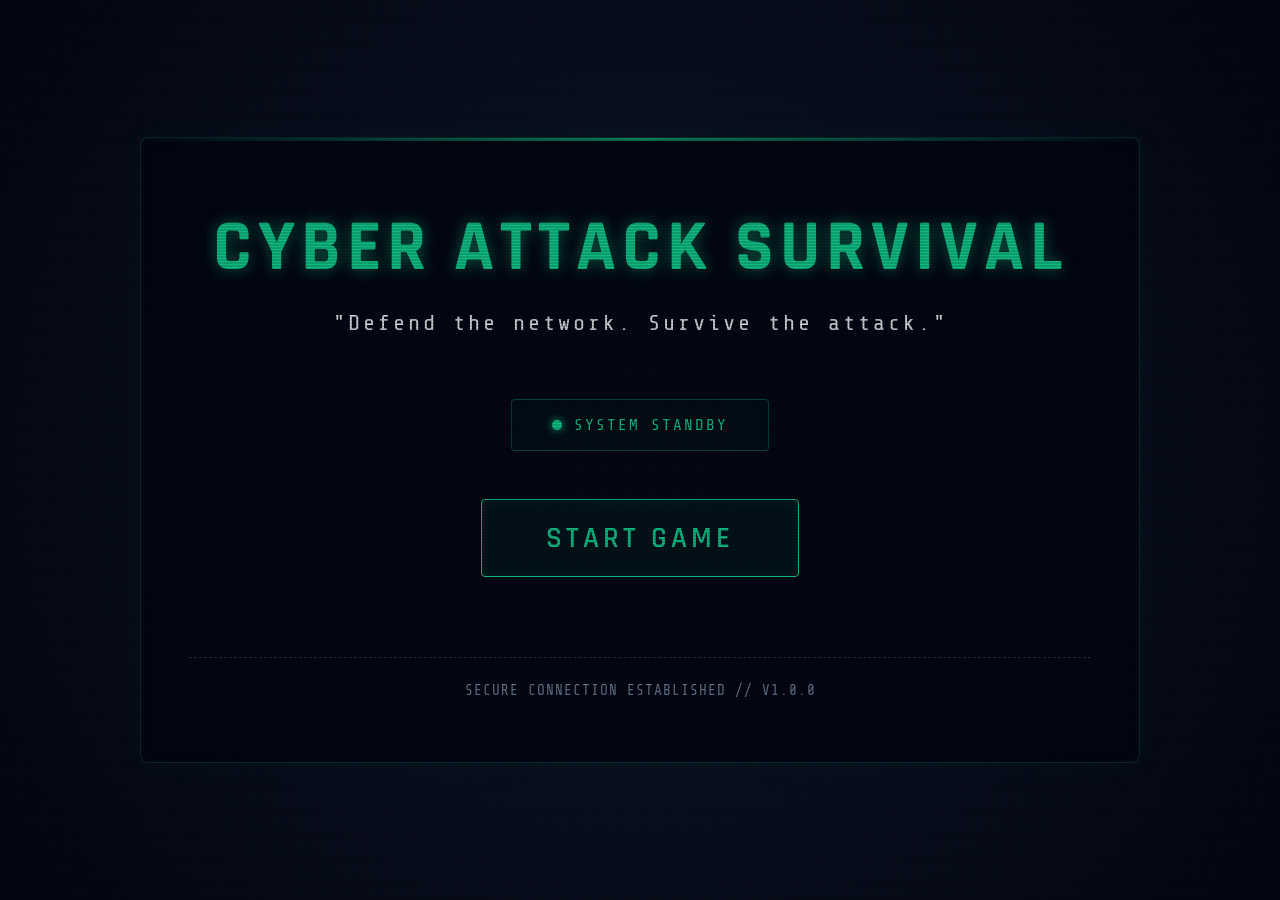
<file: index.html>
<!DOCTYPE html>
<html lang="en">
<head>
    <meta charset="UTF-8">
    <meta name="viewport" content="width=device-width, initial-scale=1.0">
    <meta name="description" content="A cybersecurity survival game where players defend a virtual company against cyber attacks and security incidents.">
    <title>Cyber Attack Survival</title>
    <!-- Fonts -->
    <link rel="preconnect" href="https://fonts.googleapis.com">
    <link rel="preconnect" href="https://fonts.gstatic.com" crossorigin>
    <link href="https://fonts.googleapis.com/css2?family=Rajdhani:wght@500;600;700&family=Share+Tech+Mono&display=swap" rel="stylesheet">
    <!-- CSS -->
    <link rel="stylesheet" href="css/style.css">
</head>
<body>
    <div id="landing-screen" class="terminal-container">
        <header class="header">
            <h1 class="glitch-text" data-text="CYBER ATTACK SURVIVAL">CYBER ATTACK SURVIVAL</h1>
            <p class="subtitle">"Defend the network. Survive the attack."</p>
        </header>
        
        <main class="main-content">
            <div class="status-panel">
                <div class="status-indicator">
                    <span class="dot blink"></span> SYSTEM STANDBY
                </div>
            </div>
            
            <button id="start-game-btn" class="cyber-button">START GAME</button>
        </main>
        
        <footer class="footer">
            <p>SECURE CONNECTION ESTABLISHED // V1.0.0</p>
        </footer>
    </div>

    <!-- PART 1 — MODE SELECTION SCREEN -->
    <div id="mode-selection-screen" class="terminal-container" style="display: none;">
        <header class="header">
            <h1 class="glitch-text" data-text="SELECT GAME MODE">SELECT GAME MODE</h1>
            <p class="subtitle">"Choose your difficulty level"</p>
        </header>

        <main class="main-content" style="max-width: 1200px; margin: 2rem auto;">
            <div style="display: grid; grid-template-columns: repeat(auto-fit, minmax(300px, 1fr)); gap: 2rem; padding: 2rem;">

                <!-- TRAINING MODE -->
                <div class="mode-card" style="background: rgba(16, 185, 129, 0.1); border: 2px solid #10b981; padding: 2rem; border-radius: 8px;">
                    <div style="font-size: 3rem; text-align: center; margin-bottom: 1rem;">🟢</div>
                    <h2 style="color: #10b981; text-align: center; font-size: 1.5rem; margin-bottom: 1rem;">TRAINING MODE</h2>
                    <p style="text-align: center; margin-bottom: 1rem; color: var(--text-main);">Learn the basics of cyber defense with reduced penalties.</p>
                    <p style="text-align: center; margin-bottom: 1.5rem; color: #10b981; font-weight: bold;">DIFFICULTY: EASY</p>
                    <div class="mode-info" style="text-align: left; margin-bottom: 1.5rem; font-size: 0.9rem; color: var(--text-muted);">
                        <p>• Starting Budget: ₹60,000</p>
                        <p>• Starting Security: 50%</p>
                        <p>• Damage: 75%</p>
                    </div>
                    <button class="cyber-button mode-btn-training" data-mode="training" style="width: 100%;">SELECT MODE</button>
                </div>

                <!-- SURVIVAL MODE -->
                <div class="mode-card" style="background: rgba(251, 191, 36, 0.1); border: 2px solid #f59e0b; padding: 2rem; border-radius: 8px;">
                    <div style="font-size: 3rem; text-align: center; margin-bottom: 1rem;">🟡</div>
                    <h2 style="color: #f59e0b; text-align: center; font-size: 1.5rem; margin-bottom: 1rem;">SURVIVAL MODE</h2>
                    <p style="text-align: center; margin-bottom: 1rem; color: var(--text-main);">Defend your company against realistic cyber attacks.</p>
                    <p style="text-align: center; margin-bottom: 1.5rem; color: #f59e0b; font-weight: bold;">DIFFICULTY: NORMAL</p>
                    <div class="mode-info" style="text-align: left; margin-bottom: 1.5rem; font-size: 0.9rem; color: var(--text-muted);">
                        <p>• Starting Budget: ₹50,000</p>
                        <p>• Starting Security: 40%</p>
                        <p>• Damage: 100%</p>
                    </div>
                    <button class="cyber-button mode-btn-survival" data-mode="survival" style="width: 100%;">SELECT MODE</button>
                </div>

                <!-- HARDCORE MODE -->
                <div class="mode-card" style="background: rgba(239, 68, 68, 0.1); border: 2px solid #ef4444; padding: 2rem; border-radius: 8px;">
                    <div style="font-size: 3rem; text-align: center; margin-bottom: 1rem;">🔴</div>
                    <h2 style="color: #ef4444; text-align: center; font-size: 1.5rem; margin-bottom: 1rem;">HARDCORE MODE</h2>
                    <p style="text-align: center; margin-bottom: 1rem; color: var(--text-main);">Extreme difficulty. Every mistake can destroy your network.</p>
                    <p style="text-align: center; margin-bottom: 1.5rem; color: #ef4444; font-weight: bold;">DIFFICULTY: HARD</p>
                    <div class="mode-info" style="text-align: left; margin-bottom: 1.5rem; font-size: 0.9rem; color: var(--text-muted);">
                        <p>• Starting Budget: ₹40,000</p>
                        <p>• Starting Security: 30%</p>
                        <p>• Damage: 125%</p>
                    </div>
                    <button class="cyber-button mode-btn-hardcore" data-mode="hardcore" style="width: 100%;">SELECT MODE</button>
                </div>

            </div>
        </main>

        <footer class="footer">
            <p>SELECT YOUR PREFERRED DIFFICULTY // V1.0.0</p>
        </footer>
    </div>

    <div id="dashboard-screen" class="dashboard-container" style="display: none;">
        <header class="dashboard-header">
            <div>
                <h2>CYBER DEFENSE CENTER</h2>
                <span id="mode-indicator" style="margin-right: 1rem; font-size: 0.95rem;">MODE: 🟡 SURVIVAL</span>
            </div>
            <div class="game-status" style="display: flex; align-items: center; gap: 1rem;">
                <div>STATUS: <span id="network-status" class="status-secure">NETWORK SECURE</span></div>
                <button id="sound-toggle-btn" class="cyber-button small-btn sound-toggle-btn" style="padding: 0.4rem 0.8rem; font-size: 0.85rem; margin-top: 0;">🔊 SOUND: ON</button>
            </div>
        </header>

        <section class="status-cards-grid">
            <div class="status-card">
                <div class="card-icon">🛡️</div>
                <div class="card-info" style="width: 100%;">
                    <span class="card-label">Security Health</span>
                    <span class="card-value" id="val-health">100 / 100</span>
                    <div class="progress-bar-container"><div id="bar-health" class="progress-bar-fill fill-health" style="width: 100%;"></div></div>
                </div>
            </div>
            <div class="status-card">
                <div class="card-icon">💰</div>
                <div class="card-info">
                    <span class="card-label">Security Budget</span>
                    <span class="card-value" id="val-budget">₹50,000</span>
                </div>
            </div>
            <div class="status-card">
                <div class="card-icon">👥</div>
                <div class="card-info">
                    <span class="card-label">Users</span>
                    <span class="card-value" id="val-users">12</span>
                </div>
            </div>
            <div class="status-card">
                <div class="card-icon">🖥️</div>
                <div class="card-info">
                    <span class="card-label">Devices</span>
                    <span class="card-value" id="val-devices">8</span>
                </div>
            </div>
            <div class="status-card">
                <div class="card-icon">🔐</div>
                <div class="card-info" style="width: 100%;">
                    <span class="card-label">Security Level</span>
                    <span class="card-value" id="val-security">40%</span>
                    <div class="progress-bar-container"><div id="bar-security" class="progress-bar-fill fill-security" style="width: 40%;"></div></div>
                </div>
            </div>
            <div class="status-card">
                <div class="card-icon">👨‍💻</div>
                <div class="card-info">
                    <span class="card-label">Security Staff</span>
                    <span class="card-value" id="val-staff">2</span>
                </div>
            </div>
        </section>

        <div class="dashboard-bottom">
            <div class="dashboard-sidebar">
                <section class="threats-section">
                    <h3>ACTIVE THREATS</h3>
                    <ul class="threat-list">
                        <li><span>Phishing</span> <span class="threat-none">NONE</span></li>
                        <li><span>Malware</span> <span class="threat-none">NONE</span></li>
                        <li><span>USB</span> <span class="threat-none">NONE</span></li>
                        <li><span>Ransomware</span> <span class="threat-none">NONE</span></li>
                    </ul>
                </section>

                <section class="threats-section">
                    <h3>SECURITY UPGRADES</h3>
                    <div class="upgrade-buttons">
                        <button id="upgrade-firewall" class="upgrade-btn" data-cost="15000">
                            <span>UPGRADE FIREWALL</span>
                            <span class="upgrade-cost">₹15,000</span>
                        </button>
                        <button id="upgrade-antivirus" class="upgrade-btn" data-cost="10000">
                            <span>INSTALL ANTIVIRUS</span>
                            <span class="upgrade-cost">₹10,000</span>
                        </button>
                        <button id="upgrade-training" class="upgrade-btn" data-cost="8000">
                            <span>EMPLOYEE TRAINING</span>
                            <span class="upgrade-cost">₹8,000</span>
                        </button>
                        <button id="upgrade-backup" class="upgrade-btn" data-cost="12000">
                            <span>BACKUP SYSTEM</span>
                            <span class="upgrade-cost">₹12,000</span>
                        </button>
                    </div>
                </section>

                <section class="log-section">
                    <h3>SECURITY LOG</h3>
                    <div id="security-log" class="security-log">
                        <!-- Logs will be injected here -->
                    </div>
                </section>

                <section class="threats-section">
                    <h3>👥 EMPLOYEE SECURITY</h3>
                    <div id="employee-list" class="employee-list">
                        <!-- Employee cards will be injected here -->
                    </div>
                </section>

                <section class="threats-section">
                    <h3>🎲 RANDOM SECURITY EVENTS</h3>
                    <button id="generate-event-btn" class="upgrade-btn" style="margin-bottom: 1rem;">
                        <span>GENERATE RANDOM EVENT</span>
                    </button>
                    <div id="current-event-display" class="current-event-display">
                        <p style="color: var(--text-muted); font-size: 0.9rem;">No event generated yet.</p>
                    </div>
                    <h4 style="font-size: 1rem; color: var(--primary-color); margin-top: 1rem; margin-bottom: 0.5rem; border-bottom: 1px dashed rgba(16, 185, 129, 0.2); padding-bottom: 0.5rem;">EVENT HISTORY</h4>
                    <div id="event-history" class="event-history">
                        <p style="color: var(--text-muted); font-size: 0.85rem;">No events yet.</p>
                    </div>
                </section>
            </div>

            <div class="dashboard-main">
        <div id="save-indicator" style="position: absolute; bottom: 1rem; right: 1rem; opacity: 0; transition: opacity 0.3s; color: #10b981; font-size: 0.8rem; z-index: 100;">💾 GAME SAVED</div>
                <section class="incident-section">
                    <h3>SYSTEM MONITOR</h3>
                    <div id="incident-display" class="incident-monitor">
                        <p>No active incident.</p>
                        <p>Waiting for incoming security events...</p>
                    </div>
                    <div id="incident-actions" class="incident-actions">
                        <!-- Action buttons will be injected here -->
                    </div>
                    <div id="initial-incident-btns" style="display: flex; gap: 1rem; margin-top: 1rem;">
                        <button id="simulate-incident-btn" class="cyber-button small-btn simulate-btn" style="margin-top: 0; flex: 1;">SIMULATE INCIDENT</button>
                    </div>
                </section>
            </div>
        </div>
    </div>

    <!-- JS -->
    <script src="js/app.js"></script>
    <script src="js/step17-final.js"></script>
    <script src="js/step19-save.js"></script>
</body>
</html>
</file>
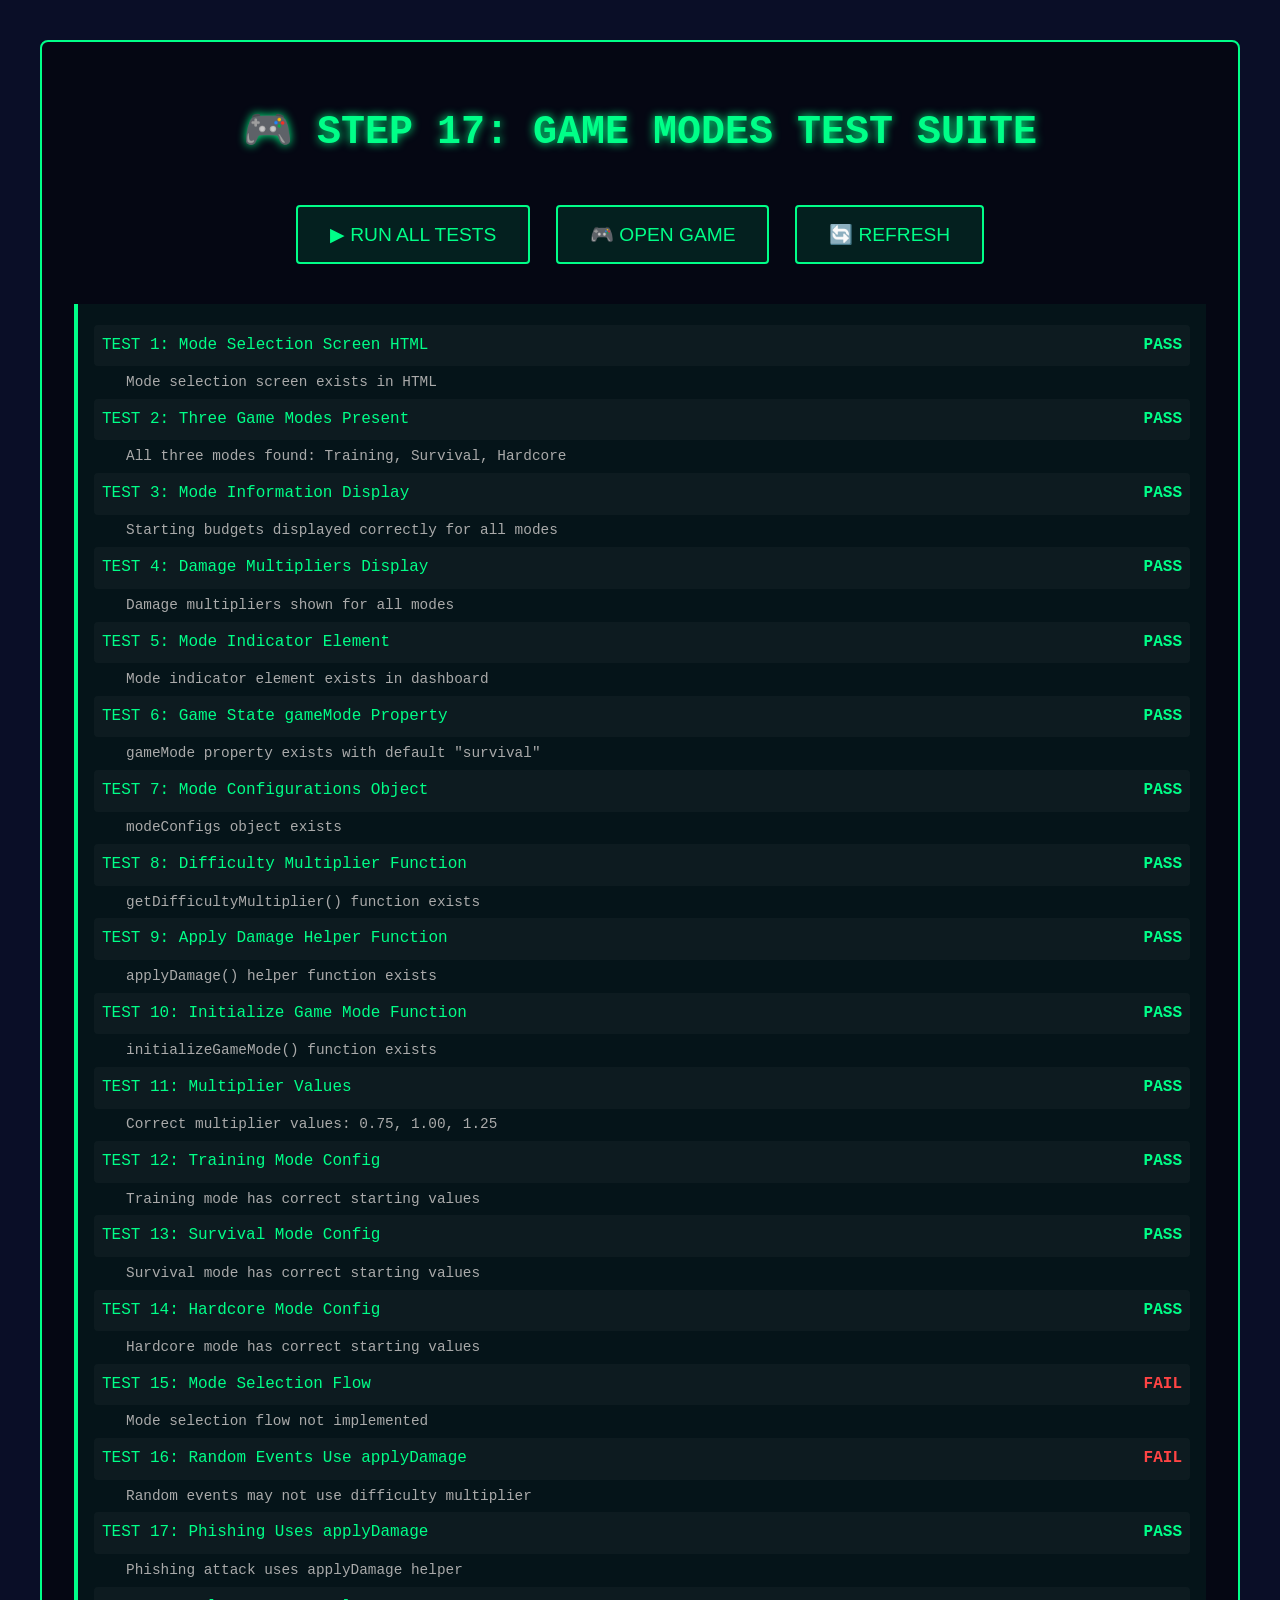
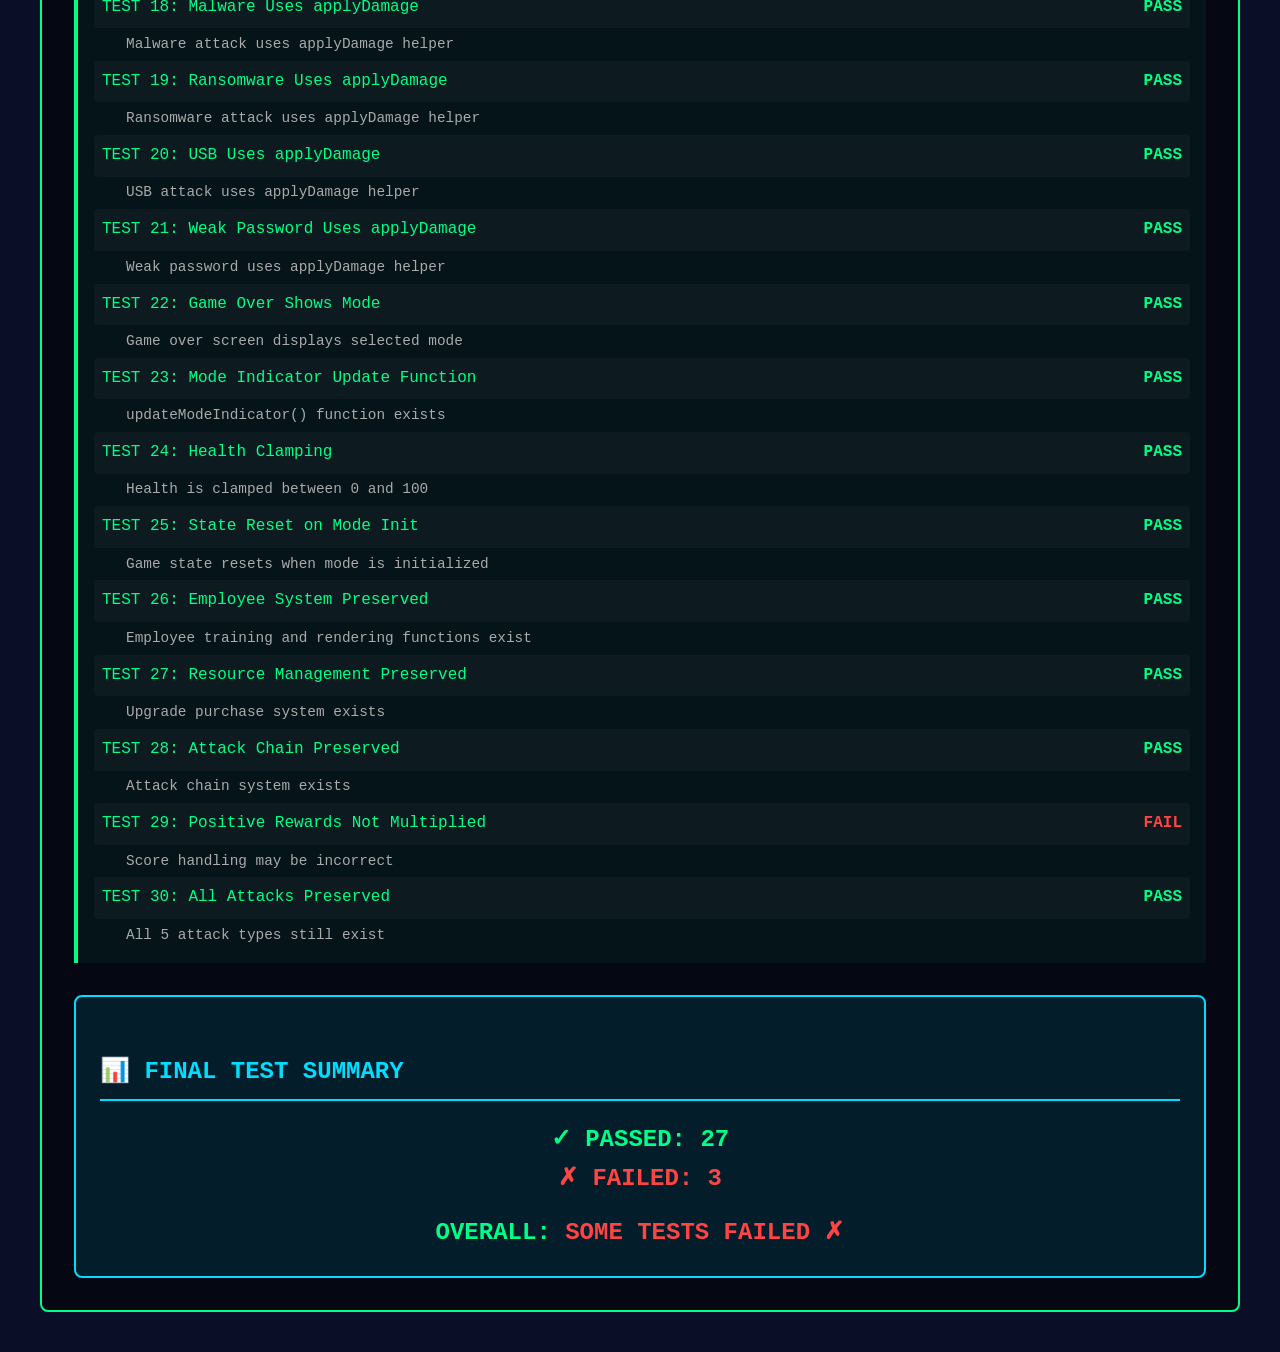
<file: test-step-17.html>
<!DOCTYPE html>
<html lang="en">
<head>
    <meta charset="UTF-8">
    <meta name="viewport" content="width=device-width, initial-scale=1.0">
    <title>STEP 17 Test Results - Game Modes</title>
    <style>
        body {
            font-family: 'Courier New', monospace;
            background: #0a0e27;
            color: #00ff88;
            padding: 2rem;
            line-height: 1.6;
        }
        .container {
            max-width: 1200px;
            margin: 0 auto;
            background: rgba(0, 0, 0, 0.5);
            padding: 2rem;
            border: 2px solid #00ff88;
            border-radius: 8px;
        }
        h1 {
            color: #00ff88;
            text-align: center;
            font-size: 2.5rem;
            text-shadow: 0 0 10px #00ff88;
            margin-bottom: 2rem;
        }
        h2 {
            color: #00ddff;
            border-bottom: 2px solid #00ddff;
            padding-bottom: 0.5rem;
            margin-top: 2rem;
        }
        .test-section {
            background: rgba(0, 255, 136, 0.05);
            border-left: 4px solid #00ff88;
            padding: 1rem;
            margin: 1rem 0;
        }
        .pass {
            color: #00ff88;
            font-weight: bold;
        }
        .fail {
            color: #ff4444;
            font-weight: bold;
        }
        .info {
            color: #ffaa00;
        }
        .test-result {
            display: flex;
            justify-content: space-between;
            padding: 0.5rem;
            margin: 0.3rem 0;
            background: rgba(255, 255, 255, 0.03);
            border-radius: 4px;
        }
        button {
            background: rgba(0, 255, 136, 0.1);
            border: 2px solid #00ff88;
            color: #00ff88;
            padding: 1rem 2rem;
            font-size: 1.2rem;
            cursor: pointer;
            border-radius: 4px;
            margin: 0.5rem;
            transition: all 0.3s;
        }
        button:hover {
            background: rgba(0, 255, 136, 0.3);
            box-shadow: 0 0 15px #00ff88;
        }
        .summary {
            background: rgba(0, 221, 255, 0.1);
            border: 2px solid #00ddff;
            padding: 1.5rem;
            margin-top: 2rem;
            border-radius: 8px;
        }
        pre {
            background: #000;
            padding: 1rem;
            border-radius: 4px;
            overflow-x: auto;
        }
        .test-controls {
            text-align: center;
            margin: 2rem 0;
        }
    </style>
</head>
<body>
    <div class="container">
        <h1>🎮 STEP 17: GAME MODES TEST SUITE</h1>

        <div class="test-controls">
            <button onclick="runAllTests()">▶ RUN ALL TESTS</button>
            <button onclick="window.location.href='index.html'">🎮 OPEN GAME</button>
            <button onclick="location.reload()">🔄 REFRESH</button>
        </div>

        <div id="test-results"></div>

        <div class="summary" id="summary" style="display: none;">
            <h2>📊 FINAL TEST SUMMARY</h2>
            <div id="summary-content"></div>
        </div>
    </div>

    <script>
        const results = {
            passed: 0,
            failed: 0,
            tests: []
        };

        function log(testName, status, details = '') {
            results.tests.push({ testName, status, details });
            if (status === 'PASS') results.passed++;
            else results.failed++;
        }

        function displayResults() {
            const container = document.getElementById('test-results');
            let html = '';

            results.tests.forEach(test => {
                const statusClass = test.status === 'PASS' ? 'pass' : 'fail';
                html += `
                    <div class="test-result">
                        <span>${test.testName}</span>
                        <span class="${statusClass}">${test.status}</span>
                    </div>
                    ${test.details ? `<div style="margin-left: 2rem; color: #aaa; font-size: 0.9rem;">${test.details}</div>` : ''}
                `;
            });

            container.innerHTML = `<div class="test-section">${html}</div>`;

            // Show summary
            document.getElementById('summary').style.display = 'block';
            document.getElementById('summary-content').innerHTML = `
                <div style="font-size: 1.5rem; text-align: center;">
                    <div><span class="pass">✓ PASSED: ${results.passed}</span></div>
                    <div><span class="fail">✗ FAILED: ${results.failed}</span></div>
                    <div style="margin-top: 1rem;">
                        <strong>OVERALL: ${results.failed === 0 ? '<span class="pass">ALL TESTS PASSED ✓</span>' : '<span class="fail">SOME TESTS FAILED ✗</span>'}</strong>
                    </div>
                </div>
            `;
        }

        async function runAllTests() {
            results.passed = 0;
            results.failed = 0;
            results.tests = [];

            document.getElementById('test-results').innerHTML = '<div class="info">⏳ Running tests...</div>';

            // TEST 1: Check if mode selection HTML exists
            try {
                const response = await fetch('index.html');
                const html = await response.text();

                if (html.includes('mode-selection-screen')) {
                    log('TEST 1: Mode Selection Screen HTML', 'PASS', 'Mode selection screen exists in HTML');
                } else {
                    log('TEST 1: Mode Selection Screen HTML', 'FAIL', 'Mode selection screen not found');
                }

                if (html.includes('TRAINING MODE') && html.includes('SURVIVAL MODE') && html.includes('HARDCORE MODE')) {
                    log('TEST 2: Three Game Modes Present', 'PASS', 'All three modes found: Training, Survival, Hardcore');
                } else {
                    log('TEST 2: Three Game Modes Present', 'FAIL', 'Not all three modes found');
                }

                if (html.includes('Starting Budget: ₹60,000') && html.includes('Starting Budget: ₹50,000') && html.includes('Starting Budget: ₹40,000')) {
                    log('TEST 3: Mode Information Display', 'PASS', 'Starting budgets displayed correctly for all modes');
                } else {
                    log('TEST 3: Mode Information Display', 'FAIL', 'Mode information not displayed correctly');
                }

                if (html.includes('Damage: 75%') && html.includes('Damage: 100%') && html.includes('Damage: 125%')) {
                    log('TEST 4: Damage Multipliers Display', 'PASS', 'Damage multipliers shown for all modes');
                } else {
                    log('TEST 4: Damage Multipliers Display', 'FAIL', 'Damage multipliers not displayed');
                }

                if (html.includes('mode-indicator')) {
                    log('TEST 5: Mode Indicator Element', 'PASS', 'Mode indicator element exists in dashboard');
                } else {
                    log('TEST 5: Mode Indicator Element', 'FAIL', 'Mode indicator element not found');
                }
            } catch (error) {
                log('TEST 1-5: HTML Structure', 'FAIL', 'Error loading HTML: ' + error.message);
            }

            // TEST 6-10: Check JavaScript logic
            try {
                const response = await fetch('js/app.js');
                const js = await response.text();

                if (js.includes("gameMode: 'survival'")) {
                    log('TEST 6: Game State gameMode Property', 'PASS', 'gameMode property exists with default "survival"');
                } else {
                    log('TEST 6: Game State gameMode Property', 'FAIL', 'gameMode property not found or incorrect default');
                }

                if (js.includes('modeConfigs')) {
                    log('TEST 7: Mode Configurations Object', 'PASS', 'modeConfigs object exists');
                } else {
                    log('TEST 7: Mode Configurations Object', 'FAIL', 'modeConfigs object not found');
                }

                if (js.includes('getDifficultyMultiplier')) {
                    log('TEST 8: Difficulty Multiplier Function', 'PASS', 'getDifficultyMultiplier() function exists');
                } else {
                    log('TEST 8: Difficulty Multiplier Function', 'FAIL', 'getDifficultyMultiplier() function not found');
                }

                if (js.includes('applyDamage')) {
                    log('TEST 9: Apply Damage Helper Function', 'PASS', 'applyDamage() helper function exists');
                } else {
                    log('TEST 9: Apply Damage Helper Function', 'FAIL', 'applyDamage() helper function not found');
                }

                if (js.includes('initializeGameMode')) {
                    log('TEST 10: Initialize Game Mode Function', 'PASS', 'initializeGameMode() function exists');
                } else {
                    log('TEST 10: Initialize Game Mode Function', 'FAIL', 'initializeGameMode() function not found');
                }

                // Check multiplier values
                if (js.includes('return 0.75') && js.includes('return 1.00') && js.includes('return 1.25')) {
                    log('TEST 11: Multiplier Values', 'PASS', 'Correct multiplier values: 0.75, 1.00, 1.25');
                } else {
                    log('TEST 11: Multiplier Values', 'FAIL', 'Multiplier values incorrect or missing');
                }

                // Check training mode config
                if (js.includes('budget: 60000') && js.includes('securityLevel: 50')) {
                    log('TEST 12: Training Mode Config', 'PASS', 'Training mode has correct starting values');
                } else {
                    log('TEST 12: Training Mode Config', 'FAIL', 'Training mode config incorrect');
                }

                // Check survival mode config
                if (js.includes('budget: 50000') && js.includes('securityLevel: 40')) {
                    log('TEST 13: Survival Mode Config', 'PASS', 'Survival mode has correct starting values');
                } else {
                    log('TEST 13: Survival Mode Config', 'FAIL', 'Survival mode config incorrect');
                }

                // Check hardcore mode config
                if (js.includes('budget: 40000') && js.includes('securityLevel: 30')) {
                    log('TEST 14: Hardcore Mode Config', 'PASS', 'Hardcore mode has correct starting values');
                } else {
                    log('TEST 14: Hardcore Mode Config', 'FAIL', 'Hardcore mode config incorrect');
                }

                // Check mode selection flow
                if (js.includes("modeSelectionScreen.style.display = 'block'")) {
                    log('TEST 15: Mode Selection Flow', 'PASS', 'Mode selection screen shows after clicking START GAME');
                } else {
                    log('TEST 15: Mode Selection Flow', 'FAIL', 'Mode selection flow not implemented');
                }

                // Check damage application in random events
                if (js.includes('applyDamage(Math.abs(consequence.health)')) {
                    log('TEST 16: Random Events Use applyDamage', 'PASS', 'Random events apply difficulty multiplier');
                } else {
                    log('TEST 16: Random Events Use applyDamage', 'FAIL', 'Random events may not use difficulty multiplier');
                }

                // Check damage application in phishing
                if (js.match(/applyDamage\([^)]+,\s*['"]Phishing['"]/)) {
                    log('TEST 17: Phishing Uses applyDamage', 'PASS', 'Phishing attack uses applyDamage helper');
                } else {
                    log('TEST 17: Phishing Uses applyDamage', 'FAIL', 'Phishing may not use difficulty multiplier');
                }

                // Check damage application in malware
                if (js.match(/applyDamage\([^)]+,\s*['"]Malware['"]/)) {
                    log('TEST 18: Malware Uses applyDamage', 'PASS', 'Malware attack uses applyDamage helper');
                } else {
                    log('TEST 18: Malware Uses applyDamage', 'FAIL', 'Malware may not use difficulty multiplier');
                }

                // Check damage application in ransomware
                if (js.match(/applyDamage\([^)]+,\s*['"]Ransomware['"]/)) {
                    log('TEST 19: Ransomware Uses applyDamage', 'PASS', 'Ransomware attack uses applyDamage helper');
                } else {
                    log('TEST 19: Ransomware Uses applyDamage', 'FAIL', 'Ransomware may not use difficulty multiplier');
                }

                // Check damage application in USB
                if (js.match(/applyDamage\([^)]+,\s*['"]Suspicious USB['"]/)) {
                    log('TEST 20: USB Uses applyDamage', 'PASS', 'USB attack uses applyDamage helper');
                } else {
                    log('TEST 20: USB Uses applyDamage', 'FAIL', 'USB may not use difficulty multiplier');
                }

                // Check damage application in weak password
                if (js.match(/applyDamage\([^)]+,\s*['"]Weak Password['"]/)) {
                    log('TEST 21: Weak Password Uses applyDamage', 'PASS', 'Weak password uses applyDamage helper');
                } else {
                    log('TEST 21: Weak Password Uses applyDamage', 'FAIL', 'Weak password may not use difficulty multiplier');
                }

                // Check game over shows mode
                if (js.includes('MODE: ${config.icon} ${config.name}')) {
                    log('TEST 22: Game Over Shows Mode', 'PASS', 'Game over screen displays selected mode');
                } else {
                    log('TEST 22: Game Over Shows Mode', 'FAIL', 'Game over may not show mode');
                }

                // Check mode indicator update
                if (js.includes('updateModeIndicator')) {
                    log('TEST 23: Mode Indicator Update Function', 'PASS', 'updateModeIndicator() function exists');
                } else {
                    log('TEST 23: Mode Indicator Update Function', 'FAIL', 'updateModeIndicator() function not found');
                }

                // Check health clamping
                if (js.includes('Math.max(0, Math.min(100,')) {
                    log('TEST 24: Health Clamping', 'PASS', 'Health is clamped between 0 and 100');
                } else {
                    log('TEST 24: Health Clamping', 'FAIL', 'Health clamping may not be implemented');
                }

                // Check state reset
                if (js.includes('gameState.score = 0') && js.includes('gameState.threatsDetected = 0')) {
                    log('TEST 25: State Reset on Mode Init', 'PASS', 'Game state resets when mode is initialized');
                } else {
                    log('TEST 25: State Reset on Mode Init', 'FAIL', 'State may not reset properly');
                }

                // Check employee system preservation
                if (js.includes('trainEmployee') && js.includes('renderEmployees')) {
                    log('TEST 26: Employee System Preserved', 'PASS', 'Employee training and rendering functions exist');
                } else {
                    log('TEST 26: Employee System Preserved', 'FAIL', 'Employee system may be broken');
                }

                // Check resource management preservation
                if (js.includes('purchaseUpgrade')) {
                    log('TEST 27: Resource Management Preserved', 'PASS', 'Upgrade purchase system exists');
                } else {
                    log('TEST 27: Resource Management Preserved', 'FAIL', 'Upgrade system may be broken');
                }

                // Check attack chain preservation
                if (js.includes('attackChain')) {
                    log('TEST 28: Attack Chain Preserved', 'PASS', 'Attack chain system exists');
                } else {
                    log('TEST 28: Attack Chain Preserved', 'FAIL', 'Attack chain may be broken');
                }

                // Check positive rewards not multiplied
                const consequencePattern = /if \(consequence\.score\)/;
                if (consequencePattern.test(js)) {
                    log('TEST 29: Positive Rewards Not Multiplied', 'PASS', 'Score rewards are not modified by difficulty');
                } else {
                    log('TEST 29: Positive Rewards Not Multiplied', 'FAIL', 'Score handling may be incorrect');
                }

                // Check all attacks preserved
                const attacks = ['generatePhishingIncident', 'generateMalwareIncident', 'generateWeakPasswordIncident',
                                'generateSuspiciousUsbIncident', 'generateRansomwareIncident'];
                let allAttacksPresent = attacks.every(attack => js.includes(attack));

                if (allAttacksPresent) {
                    log('TEST 30: All Attacks Preserved', 'PASS', 'All 5 attack types still exist');
                } else {
                    log('TEST 30: All Attacks Preserved', 'FAIL', 'Some attacks may be missing');
                }

            } catch (error) {
                log('TEST 6-30: JavaScript Logic', 'FAIL', 'Error loading JavaScript: ' + error.message);
            }

            displayResults();
        }

        // Auto-run tests on load
        window.addEventListener('load', () => {
            setTimeout(runAllTests, 500);
        });
    </script>
</body>
</html>
</file>
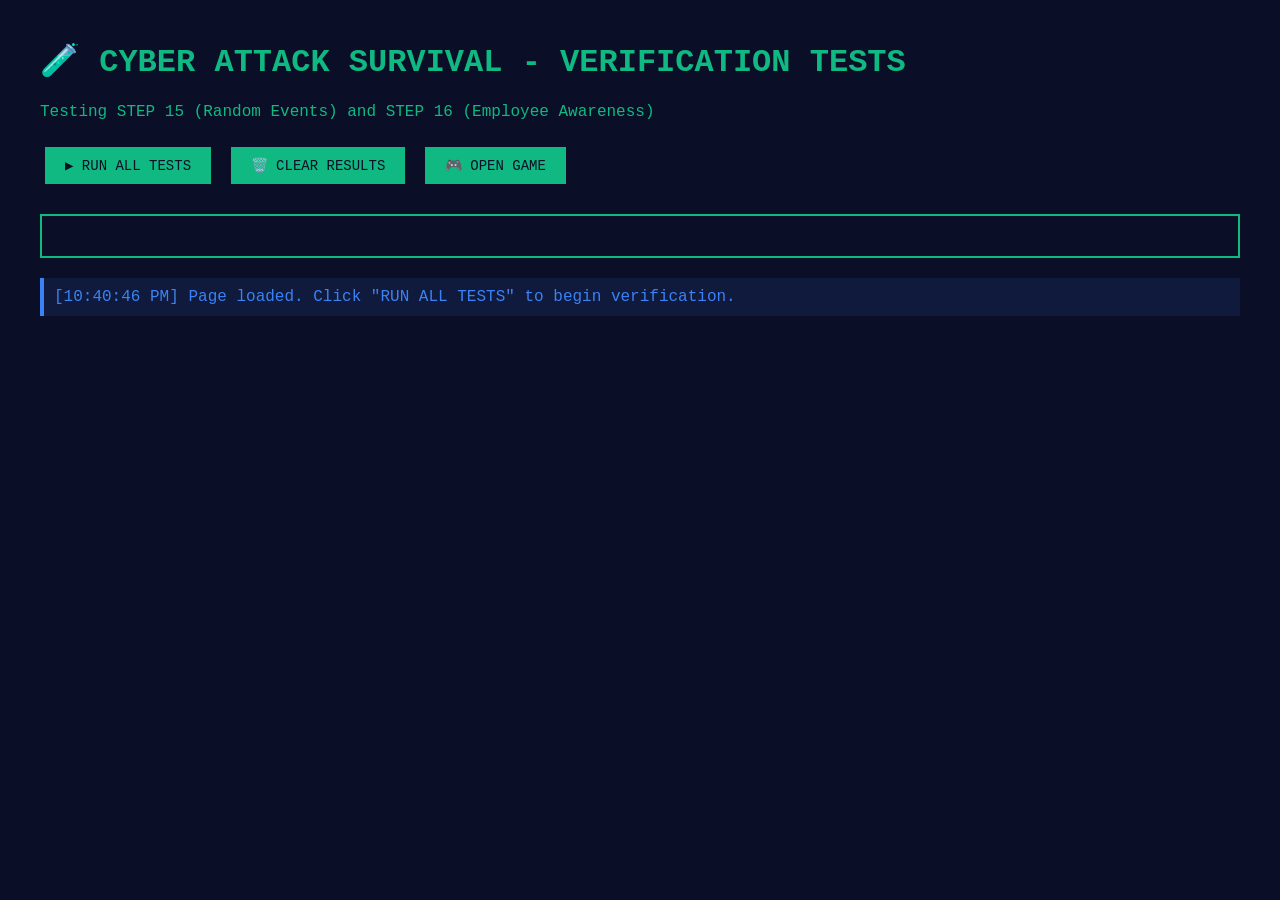
<file: test-verification.html>
<!DOCTYPE html>
<html lang="en">
<head>
    <meta charset="UTF-8">
    <meta name="viewport" content="width=device-width, initial-scale=1.0">
    <title>Game Verification Tests</title>
    <style>
        body {
            font-family: 'Courier New', monospace;
            background: #0a0e27;
            color: #10b981;
            padding: 20px;
            max-width: 1200px;
            margin: 0 auto;
        }
        .test-suite {
            background: #1a1f3a;
            border: 1px solid #10b981;
            padding: 20px;
            margin: 20px 0;
        }
        .test-result {
            padding: 10px;
            margin: 5px 0;
            border-left: 4px solid;
        }
        .pass {
            border-color: #10b981;
            background: rgba(16, 185, 129, 0.1);
        }
        .fail {
            border-color: #ef4444;
            background: rgba(239, 68, 68, 0.1);
            color: #ef4444;
        }
        .info {
            border-color: #3b82f6;
            background: rgba(59, 130, 246, 0.1);
            color: #3b82f6;
        }
        button {
            background: #10b981;
            color: #0a0e27;
            border: none;
            padding: 10px 20px;
            cursor: pointer;
            font-family: inherit;
            font-size: 14px;
            margin: 10px 5px;
        }
        button:hover {
            background: #059669;
        }
        #summary {
            font-size: 24px;
            padding: 20px;
            text-align: center;
            margin: 20px 0;
            border: 2px solid #10b981;
        }
        .section-header {
            font-size: 18px;
            color: #10b981;
            border-bottom: 2px solid #10b981;
            padding: 10px 0;
            margin: 20px 0 10px 0;
        }
    </style>
</head>
<body>
    <h1>🧪 CYBER ATTACK SURVIVAL - VERIFICATION TESTS</h1>
    <p>Testing STEP 15 (Random Events) and STEP 16 (Employee Awareness)</p>

    <button onclick="runAllTests()">▶ RUN ALL TESTS</button>
    <button onclick="clearResults()">🗑️ CLEAR RESULTS</button>
    <button onclick="window.location.href='index.html'">🎮 OPEN GAME</button>

    <div id="summary"></div>
    <div id="test-results"></div>

    <script src="js/app.js"></script>
    <script>
        let testResults = [];
        let testsPassed = 0;
        let testsFailed = 0;

        function log(message, type = 'info') {
            const result = {
                message,
                type,
                timestamp: new Date().toLocaleTimeString()
            };
            testResults.push(result);
            displayResult(result);

            if (type === 'pass') testsPassed++;
            if (type === 'fail') testsFailed++;
        }

        function displayResult(result) {
            const div = document.createElement('div');
            div.className = `test-result ${result.type}`;
            div.innerHTML = `[${result.timestamp}] ${result.message}`;
            document.getElementById('test-results').appendChild(div);
        }

        function clearResults() {
            document.getElementById('test-results').innerHTML = '';
            document.getElementById('summary').innerHTML = '';
            testResults = [];
            testsPassed = 0;
            testsFailed = 0;
        }

        function updateSummary() {
            const total = testsPassed + testsFailed;
            const passRate = total > 0 ? ((testsPassed / total) * 100).toFixed(1) : 0;
            document.getElementById('summary').innerHTML = `
                TESTS: ${total} | PASSED: ${testsPassed} | FAILED: ${testsFailed} | PASS RATE: ${passRate}%
            `;
        }

        function assertEquals(actual, expected, testName) {
            if (actual === expected) {
                log(`✓ ${testName}: Expected ${expected}, got ${actual}`, 'pass');
                return true;
            } else {
                log(`✗ ${testName}: Expected ${expected}, got ${actual}`, 'fail');
                return false;
            }
        }

        function assertTrue(condition, testName) {
            if (condition) {
                log(`✓ ${testName}`, 'pass');
                return true;
            } else {
                log(`✗ ${testName}`, 'fail');
                return false;
            }
        }

        function assertRange(value, min, max, testName) {
            if (value >= min && value <= max) {
                log(`✓ ${testName}: ${value} is in range [${min}, ${max}]`, 'pass');
                return true;
            } else {
                log(`✗ ${testName}: ${value} is NOT in range [${min}, ${max}]`, 'fail');
                return false;
            }
        }

        // TEST SUITE
        function runAllTests() {
            clearResults();
            log('═══════════════════════════════════════════════', 'info');
            log('STARTING VERIFICATION TESTS', 'info');
            log('═══════════════════════════════════════════════', 'info');

            testGameStateInitialization();
            testEmployeeRiskHelper();
            testInitialEmployees();
            testRiskCalculation();
            testRandomEventStructure();
            testEmployeeTraining();
            testPhishingEmployeeSelection();
            testPhishingDamageCalculation();
            testGameStateConstraints();

            log('═══════════════════════════════════════════════', 'info');
            log('VERIFICATION TESTS COMPLETE', 'info');
            log('═══════════════════════════════════════════════', 'info');
            updateSummary();
        }

        function testGameStateInitialization() {
            log('─── TEST: Game State Initialization ───', 'info');

            assertEquals(gameState.health, 100, 'Initial health is 100');
            assertEquals(gameState.maxHealth, 100, 'Max health is 100');
            assertEquals(gameState.budget, 50000, 'Initial budget is 50000');
            assertEquals(gameState.securityLevel, 40, 'Initial security level is 40');
            assertEquals(gameState.score, 0, 'Initial score is 0');
            assertEquals(gameState.threatsDetected, 0, 'Initial threats detected is 0');
            assertEquals(gameState.threatsMissed, 0, 'Initial threats missed is 0');
            assertTrue(Array.isArray(gameState.employees), 'Employees array exists');
            assertEquals(gameState.employees.length, 3, 'Has exactly 3 employees');
        }

        function testEmployeeRiskHelper() {
            log('─── TEST: Employee Risk Helper Function ───', 'info');

            // Test getEmployeeRisk function
            assertEquals(getEmployeeRisk(100), 'LOW', 'Risk at 100% is LOW');
            assertEquals(getEmployeeRisk(90), 'LOW', 'Risk at 90% is LOW');
            assertEquals(getEmployeeRisk(80), 'LOW', 'Risk at 80% is LOW');
            assertEquals(getEmployeeRisk(79), 'MEDIUM', 'Risk at 79% is MEDIUM');
            assertEquals(getEmployeeRisk(70), 'MEDIUM', 'Risk at 70% is MEDIUM');
            assertEquals(getEmployeeRisk(50), 'MEDIUM', 'Risk at 50% is MEDIUM');
            assertEquals(getEmployeeRisk(49), 'HIGH', 'Risk at 49% is HIGH');
            assertEquals(getEmployeeRisk(45), 'HIGH', 'Risk at 45% is HIGH');
            assertEquals(getEmployeeRisk(20), 'HIGH', 'Risk at 20% is HIGH');
            assertEquals(getEmployeeRisk(0), 'HIGH', 'Risk at 0% is HIGH');
        }

        function testInitialEmployees() {
            log('─── TEST: Initial Employee Setup ───', 'info');

            // Test Rahul Sharma
            const rahul = gameState.employees[0];
            assertEquals(rahul.name, 'Rahul Sharma', 'Employee 1 name is Rahul Sharma');
            assertEquals(rahul.awareness, 90, 'Rahul awareness is 90%');
            assertEquals(getEmployeeRisk(rahul.awareness), 'LOW', 'Rahul risk is LOW');

            // Test Amit Verma
            const amit = gameState.employees[1];
            assertEquals(amit.name, 'Amit Verma', 'Employee 2 name is Amit Verma');
            assertEquals(amit.awareness, 45, 'Amit awareness is 45%');
            assertEquals(getEmployeeRisk(amit.awareness), 'HIGH', 'Amit risk is HIGH');

            // Test Priya Singh
            const priya = gameState.employees[2];
            assertEquals(priya.name, 'Priya Singh', 'Employee 3 name is Priya Singh');
            assertEquals(priya.awareness, 20, 'Priya awareness is 20%');
            assertEquals(getEmployeeRisk(priya.awareness), 'HIGH', 'Priya risk is HIGH');
        }

        function testRiskCalculation() {
            log('─── TEST: Risk Calculation Boundaries ───', 'info');

            // Test boundary values
            const boundaries = [
                {awareness: 100, expected: 'LOW'},
                {awareness: 95, expected: 'LOW'},
                {awareness: 80, expected: 'LOW'},
                {awareness: 79, expected: 'MEDIUM'},
                {awareness: 70, expected: 'MEDIUM'},
                {awareness: 50, expected: 'MEDIUM'},
                {awareness: 49, expected: 'HIGH'},
                {awareness: 30, expected: 'HIGH'},
                {awareness: 0, expected: 'HIGH'}
            ];

            boundaries.forEach(test => {
                assertEquals(
                    getEmployeeRisk(test.awareness),
                    test.expected,
                    `Risk at ${test.awareness}% is ${test.expected}`
                );
            });
        }

        function testRandomEventStructure() {
            log('─── TEST: Random Events Structure ───', 'info');

            assertTrue(Array.isArray(randomEvents), 'Random events array exists');
            assertEquals(randomEvents.length, 5, 'Has exactly 5 random events');

            const expectedEvents = [
                'suspicious_login',
                'lost_laptop',
                'unknown_usb',
                'firewall_stopped',
                'unusual_traffic'
            ];

            randomEvents.forEach((event, index) => {
                assertTrue(event.id !== undefined, `Event ${index} has ID`);
                assertTrue(event.title !== undefined, `Event ${index} has title`);
                assertTrue(event.description !== undefined, `Event ${index} has description`);
                assertTrue(Array.isArray(event.decisions), `Event ${index} has decisions array`);
                assertTrue(event.decisions.length > 0, `Event ${index} has at least one decision`);
            });

            // Verify all expected event IDs exist
            expectedEvents.forEach(expectedId => {
                const found = randomEvents.some(e => e.id === expectedId);
                assertTrue(found, `Event '${expectedId}' exists`);
            });
        }

        function testEmployeeTraining() {
            log('─── TEST: Employee Training Logic ───', 'info');

            // Save original state
            const originalBudget = gameState.budget;
            const originalAwareness = gameState.employees[2].awareness; // Priya

            // Test training increases awareness
            const employee = gameState.employees[2];
            const oldAwareness = employee.awareness;
            const oldRisk = getEmployeeRisk(oldAwareness);

            // Simulate training
            employee.awareness = Math.min(100, employee.awareness + 25);
            const newRisk = getEmployeeRisk(employee.awareness);

            assertEquals(employee.awareness, oldAwareness + 25, 'Awareness increased by 25');

            // Test awareness cap at 100
            const testEmployee = {awareness: 90};
            testEmployee.awareness = Math.min(100, testEmployee.awareness + 25);
            assertEquals(testEmployee.awareness, 100, 'Awareness caps at 100');

            // Test progression: 20 -> 45 -> 70 -> 95 -> 100
            const progressionTest = {awareness: 20};

            progressionTest.awareness = Math.min(100, progressionTest.awareness + 25);
            assertEquals(progressionTest.awareness, 45, 'Training 1: 20 -> 45');
            assertEquals(getEmployeeRisk(progressionTest.awareness), 'HIGH', 'Risk at 45% is HIGH');

            progressionTest.awareness = Math.min(100, progressionTest.awareness + 25);
            assertEquals(progressionTest.awareness, 70, 'Training 2: 45 -> 70');
            assertEquals(getEmployeeRisk(progressionTest.awareness), 'MEDIUM', 'Risk at 70% is MEDIUM');

            progressionTest.awareness = Math.min(100, progressionTest.awareness + 25);
            assertEquals(progressionTest.awareness, 95, 'Training 3: 70 -> 95');
            assertEquals(getEmployeeRisk(progressionTest.awareness), 'LOW', 'Risk at 95% is LOW');

            progressionTest.awareness = Math.min(100, progressionTest.awareness + 25);
            assertEquals(progressionTest.awareness, 100, 'Training 4: 95 -> 100');
            assertEquals(getEmployeeRisk(progressionTest.awareness), 'LOW', 'Risk at 100% is LOW');

            // Restore original state
            gameState.budget = originalBudget;
            gameState.employees[2].awareness = originalAwareness;
        }

        function testPhishingEmployeeSelection() {
            log('─── TEST: Phishing Employee Selection ───', 'info');

            // Test that random selection picks valid employees
            const selections = new Set();
            for (let i = 0; i < 30; i++) {
                const randomIndex = Math.floor(Math.random() * gameState.employees.length);
                selections.add(randomIndex);
                assertTrue(randomIndex >= 0 && randomIndex < 3, `Random index ${randomIndex} is valid`);
            }

            // Verify we can potentially select all employees
            assertTrue(selections.size >= 1, 'Random selection generates at least one unique employee');
        }

        function testPhishingDamageCalculation() {
            log('─── TEST: Phishing Awareness-Based Damage ───', 'info');

            // Test HIGH RISK damage (0-49% awareness)
            let testEmployee = {awareness: 20};
            let risk = getEmployeeRisk(testEmployee.awareness);
            let openLinkDamage = risk === 'HIGH' ? 25 : risk === 'MEDIUM' ? 20 : 15;
            let ignoreDamage = risk === 'HIGH' ? 15 : risk === 'MEDIUM' ? 10 : 5;

            assertEquals(risk, 'HIGH', 'Employee at 20% is HIGH risk');
            assertEquals(openLinkDamage, 25, 'HIGH risk OPEN LINK damage is 25');
            assertEquals(ignoreDamage, 15, 'HIGH risk IGNORE damage is 15');

            // Test MEDIUM RISK damage (50-79% awareness)
            testEmployee = {awareness: 70};
            risk = getEmployeeRisk(testEmployee.awareness);
            openLinkDamage = risk === 'HIGH' ? 25 : risk === 'MEDIUM' ? 20 : 15;
            ignoreDamage = risk === 'HIGH' ? 15 : risk === 'MEDIUM' ? 10 : 5;

            assertEquals(risk, 'MEDIUM', 'Employee at 70% is MEDIUM risk');
            assertEquals(openLinkDamage, 20, 'MEDIUM risk OPEN LINK damage is 20');
            assertEquals(ignoreDamage, 10, 'MEDIUM risk IGNORE damage is 10');

            // Test LOW RISK damage (80-100% awareness)
            testEmployee = {awareness: 90};
            risk = getEmployeeRisk(testEmployee.awareness);
            openLinkDamage = risk === 'HIGH' ? 25 : risk === 'MEDIUM' ? 20 : 15;
            ignoreDamage = risk === 'HIGH' ? 15 : risk === 'MEDIUM' ? 10 : 5;

            assertEquals(risk, 'LOW', 'Employee at 90% is LOW risk');
            assertEquals(openLinkDamage, 15, 'LOW risk OPEN LINK damage is 15');
            assertEquals(ignoreDamage, 5, 'LOW risk IGNORE damage is 5');
        }

        function testGameStateConstraints() {
            log('─── TEST: Game State Constraints ───', 'info');

            // Test health constraints
            const testHealth1 = Math.max(0, Math.min(100, 50));
            assertEquals(testHealth1, 50, 'Health 50 stays at 50');

            const testHealth2 = Math.max(0, Math.min(100, -10));
            assertEquals(testHealth2, 0, 'Health cannot go below 0');

            const testHealth3 = Math.max(0, Math.min(100, 120));
            assertEquals(testHealth3, 100, 'Health cannot exceed 100');

            // Test security level constraints
            const testSecurity1 = Math.max(0, Math.min(100, 50));
            assertEquals(testSecurity1, 50, 'Security 50 stays at 50');

            const testSecurity2 = Math.max(0, Math.min(100, -10));
            assertEquals(testSecurity2, 0, 'Security cannot go below 0');

            const testSecurity3 = Math.max(0, Math.min(100, 120));
            assertEquals(testSecurity3, 100, 'Security cannot exceed 100');

            // Test awareness constraints
            const testAwareness1 = Math.min(100, 80 + 25);
            assertEquals(testAwareness1, 100, 'Awareness 80 + 25 caps at 100');

            const testAwareness2 = Math.min(100, 50 + 25);
            assertEquals(testAwareness2, 75, 'Awareness 50 + 25 = 75');
        }

        // Auto-run tests on load
        setTimeout(() => {
            log('Page loaded. Click "RUN ALL TESTS" to begin verification.', 'info');
        }, 100);
    </script>
</body>
</html>
</file>
<file: css/style.css>
:root {
    --bg-color: #030712;
    --primary-color: #10b981; /* Emerald/Cyber Green */
    --primary-glow: rgba(16, 185, 129, 0.5);
    --secondary-color: #047857;
    --text-main: #f8fafc;
    --text-muted: #64748b;
    --danger: #ef4444;
    --font-mono: 'Share Tech Mono', monospace;
    --font-heading: 'Rajdhani', sans-serif;
}

* {
    margin: 0;
    padding: 0;
    box-sizing: border-box;
}

body {
    background-color: var(--bg-color);
    color: var(--text-main);
    font-family: var(--font-mono);
    min-height: 100vh;
    display: flex;
    justify-content: center;
    align-items: center;
    padding: 2rem 0;
    /* Cyber grid background */
    background-image:
        radial-gradient(circle at center, #0f172a 0%, #030712 100%),
        linear-gradient(rgba(16, 185, 129, 0.03) 1px, transparent 1px),
        linear-gradient(90deg, rgba(16, 185, 129, 0.03) 1px, transparent 1px);
    background-size: 100% 100%, 40px 40px, 40px 40px;
}

.terminal-container {
    width: 90%;
    max-width: 1000px;
    padding: 4rem 3rem;
    border: 1px solid rgba(16, 185, 129, 0.2);
    border-radius: 8px;
    background: rgba(3, 7, 18, 0.85);
    box-shadow: 0 0 30px rgba(16, 185, 129, 0.05),
                inset 0 0 20px rgba(16, 185, 129, 0.02);
    position: relative;
    backdrop-filter: blur(10px);
}

.terminal-container::before {
    content: '';
    position: absolute;
    top: 0;
    left: 0;
    right: 0;
    height: 3px;
    background: linear-gradient(90deg, transparent, var(--primary-color), transparent);
    opacity: 0.7;
    border-top-left-radius: 8px;
    border-top-right-radius: 8px;
}

.header {
    text-align: center;
    margin-bottom: 4rem;
}

h1 {
    font-family: var(--font-heading);
    font-size: 4.5rem;
    font-weight: 700;
    color: var(--primary-color);
    letter-spacing: 6px;
    margin-bottom: 1rem;
    text-transform: uppercase;
    text-shadow: 0 0 15px var(--primary-glow);
}

.subtitle {
    font-size: 1.4rem;
    color: var(--text-main);
    letter-spacing: 3px;
    opacity: 0.85;
}

.main-content {
    display: flex;
    flex-direction: column;
    align-items: center;
    gap: 3rem;
}

.status-panel {
    border: 1px solid rgba(16, 185, 129, 0.3);
    padding: 1rem 2.5rem;
    border-radius: 4px;
    background: rgba(16, 185, 129, 0.03);
}

.status-indicator {
    display: flex;
    align-items: center;
    gap: 12px;
    color: var(--primary-color);
    font-size: 1rem;
    letter-spacing: 2px;
}

.dot {
    width: 10px;
    height: 10px;
    background-color: var(--primary-color);
    border-radius: 50%;
    box-shadow: 0 0 8px var(--primary-color);
}

.blink {
    animation: blink 2s ease-in-out infinite;
}

@keyframes blink {
    0%, 100% { opacity: 1; box-shadow: 0 0 8px var(--primary-color); }
    50% { opacity: 0.3; box-shadow: 0 0 2px var(--primary-color); }
}

.cyber-button {
    background: rgba(16, 185, 129, 0.05);
    color: var(--primary-color);
    font-family: var(--font-heading);
    font-size: 1.8rem;
    font-weight: 600;
    letter-spacing: 4px;
    padding: 1.2rem 4rem;
    border: 1px solid var(--primary-color);
    border-radius: 4px;
    cursor: pointer;
    position: relative;
    overflow: hidden;
    transition: all 0.3s ease;
    text-transform: uppercase;
    box-shadow: 0 0 15px rgba(16, 185, 129, 0.1) inset;
}

.cyber-button::before {
    content: '';
    position: absolute;
    top: 0;
    left: -100%;
    width: 100%;
    height: 100%;
    background: linear-gradient(90deg, transparent, rgba(16, 185, 129, 0.2), transparent);
    transition: left 0.6s ease;
}

.cyber-button:hover {
    background: rgba(16, 185, 129, 0.15);
    box-shadow: 0 0 25px rgba(16, 185, 129, 0.5),
                0 0 15px rgba(16, 185, 129, 0.3) inset;
    text-shadow: 0 0 8px var(--primary-color);
    transform: translateY(-2px);
}

.cyber-button:hover::before {
    left: 100%;
}

.cyber-button:active {
    transform: translateY(1px) scale(0.98);
}

.footer {
    margin-top: 5rem;
    text-align: center;
    font-size: 0.9rem;
    color: var(--text-muted);
    border-top: 1px dashed rgba(100, 116, 139, 0.3);
    padding-top: 1.5rem;
    letter-spacing: 1px;
}

/* Subtle glitch effect for title on hover */
.glitch-text {
    position: relative;
    transition: all 0.2s;
}

.glitch-text:hover {
    animation: glitch-skew 0.3s cubic-bezier(0.25, 0.46, 0.45, 0.94) both infinite;
}

.glitch-text:hover::before,
.glitch-text:hover::after {
    content: attr(data-text);
    position: absolute;
    top: 0;
    left: 0;
    width: 100%;
    height: 100%;
    background: var(--bg-color);
}

.glitch-text:hover::before {
    left: 2px;
    text-shadow: -2px 0 var(--danger);
    clip: rect(24px, 550px, 90px, 0);
    animation: glitch-anim-2 3s infinite linear alternate-reverse;
    z-index: -1;
}

.glitch-text:hover::after {
    left: -2px;
    text-shadow: -2px 0 #0ff;
    clip: rect(85px, 550px, 140px, 0);
    animation: glitch-anim 2.5s infinite linear alternate-reverse;
    z-index: -2;
}

@keyframes glitch-skew {
    0% { transform: skew(0deg); }
    20% { transform: skew(-2deg); }
    40% { transform: skew(2deg); }
    60% { transform: skew(-1deg); }
    80% { transform: skew(1deg); }
    100% { transform: skew(0deg); }
}

@keyframes glitch-anim {
    0% { clip: rect(70px, 9999px, 73px, 0); }
    20% { clip: rect(93px, 9999px, 84px, 0); }
    40% { clip: rect(23px, 9999px, 2px, 0); }
    60% { clip: rect(39px, 9999px, 95px, 0); }
    80% { clip: rect(38px, 9999px, 82px, 0); }
    100% { clip: rect(15px, 9999px, 93px, 0); }
}

@keyframes glitch-anim-2 {
    0% { clip: rect(65px, 9999px, 100px, 0); }
    20% { clip: rect(67px, 9999px, 61px, 0); }
    40% { clip: rect(23px, 9999px, 98px, 0); }
    60% { clip: rect(30px, 9999px, 16px, 0); }
    80% { clip: rect(47px, 9999px, 73px, 0); }
    100% { clip: rect(38px, 9999px, 49px, 0); }
}

/* Responsive adjustments */
@media (max-width: 768px) {
    body {
        padding: 1rem 0;
        align-items: flex-start;
    }

    h1 {
        font-size: 2.5rem;
        letter-spacing: 3px;
    }

    .subtitle {
        font-size: 1rem;
        letter-spacing: 2px;
    }

    .terminal-container {
        padding: 2rem 1.5rem;
    }

    .cyber-button {
        font-size: 1.2rem;
        padding: 1rem 2rem;
        letter-spacing: 2px;
    }

    .dashboard-container {
        width: 100%;
        padding: 1rem;
    }

    .dashboard-header {
        flex-direction: column;
        gap: 0.8rem;
        text-align: center;
    }

    .dashboard-header h2 {
        font-size: 1.5rem;
    }

    .game-status {
        font-size: 0.95rem;
    }

    .status-cards-grid {
        grid-template-columns: repeat(2, 1fr);
        gap: 0.8rem;
    }

    .card-icon {
        font-size: 1.5rem;
    }

    .card-label {
        font-size: 0.75rem;
    }

    .card-value {
        font-size: 1rem;
    }

    .action-btn {
        flex: 1 1 100%;
        font-size: 1rem;
        padding: 0.8rem;
    }

    .threats-section h3,
    .incident-section h3,
    .log-section h3 {
        font-size: 1.2rem;
    }

    .threat-list {
        grid-template-columns: 1fr;
        gap: 0.6rem;
    }

    .threat-list li {
        padding: 0.6rem 0.8rem;
        font-size: 0.9rem;
    }

    .incident-monitor {
        padding: 1rem;
        font-size: 0.9rem;
    }

    .security-log {
        font-size: 0.85rem;
        max-height: 150px;
    }

    .small-btn {
        font-size: 1rem;
        padding: 0.7rem 1.5rem;
    }

    .dev-btn {
        font-size: 0.8rem;
        padding: 0.6rem 0.8rem;
    }

    #initial-incident-btns {
        flex-wrap: wrap;
    }

    #initial-incident-btns .simulate-btn {
        flex: 1 1 100% !important;
    }

    #initial-incident-btns .dev-btn {
        flex: 1 1 calc(50% - 0.5rem);
    }

    .upgrade-btn {
        font-size: 0.9rem;
        padding: 0.7rem 0.8rem;
    }

    .upgrade-cost {
        font-size: 0.85rem;
    }
}

@media (max-width: 480px) {
    body {
        padding: 0.5rem 0;
        align-items: flex-start;
    }

    h1 {
        font-size: 2rem;
        letter-spacing: 2px;
    }

    .subtitle {
        font-size: 0.9rem;
        letter-spacing: 1px;
    }

    .terminal-container {
        padding: 1.5rem 1rem;
    }

    .cyber-button {
        font-size: 1rem;
        padding: 0.8rem 1.5rem;
    }

    .dashboard-container {
        padding: 0.8rem;
    }

    .dashboard-header h2 {
        font-size: 1.3rem;
        letter-spacing: 2px;
    }

    .status-cards-grid {
        grid-template-columns: 1fr;
    }

    .status-card {
        padding: 0.7rem;
    }

    .card-icon {
        font-size: 1.3rem;
    }

    .action-btn {
        font-size: 0.9rem;
        padding: 0.7rem;
    }

    .incident-monitor {
        font-size: 0.85rem;
        min-height: 80px;
    }

    .threats-section,
    .incident-section,
    .log-section {
        padding: 1rem;
    }

    .threats-section h3,
    .incident-section h3,
    .log-section h3 {
        font-size: 1.1rem;
        margin-bottom: 0.8rem;
        padding-bottom: 0.6rem;
    }

    .security-log {
        font-size: 0.8rem;
        max-height: 120px;
        padding: 0.8rem;
    }

    #initial-incident-btns .dev-btn {
        flex: 1 1 100%;
    }

    .upgrade-btn {
        font-size: 0.85rem;
        padding: 0.6rem;
        flex-direction: column;
        align-items: flex-start;
        gap: 0.3rem;
    }
}

/* Dashboard Styles */
.dashboard-container {
    width: 98%;
    max-width: 1300px;
    padding: 1.5rem;
    border: 1px solid rgba(16, 185, 129, 0.2);
    border-radius: 8px;
    background: rgba(3, 7, 18, 0.85);
    box-shadow: 0 0 30px rgba(16, 185, 129, 0.05);
    position: relative;
    backdrop-filter: blur(10px);
    margin: 2rem auto;
    max-height: none;
    overflow-y: visible;
}

.dashboard-header {
    display: flex;
    justify-content: space-between;
    align-items: center;
    border-bottom: 1px solid rgba(16, 185, 129, 0.3);
    padding-bottom: 0.8rem;
    margin-bottom: 1.5rem;
}

.dashboard-header h2 {
    font-family: var(--font-heading);
    color: var(--primary-color);
    letter-spacing: 3px;
    font-size: 2rem;
}

.game-status {
    font-size: 1.1rem;
    letter-spacing: 1px;
}

.status-secure {
    color: var(--primary-color);
    font-weight: bold;
    text-shadow: 0 0 5px var(--primary-color);
}

.status-cards-grid {
    display: grid;
    grid-template-columns: repeat(auto-fit, minmax(180px, 1fr));
    gap: 1rem;
    margin-bottom: 1.5rem;
}

.status-card {
    background: rgba(16, 185, 129, 0.03);
    border: 1px solid rgba(16, 185, 129, 0.2);
    border-radius: 6px;
    padding: 0.8rem;
    display: flex;
    align-items: center;
    gap: 1rem;
    transition: transform 0.2s, box-shadow 0.2s;
}

.status-card:hover {
    transform: translateY(-2px);
    box-shadow: 0 5px 15px rgba(16, 185, 129, 0.1);
    border-color: rgba(16, 185, 129, 0.4);
}

.card-icon {
    font-size: 1.8rem;
}

.card-info {
    display: flex;
    flex-direction: column;
}

.card-label {
    font-size: 0.85rem;
    color: var(--text-muted);
    text-transform: uppercase;
    letter-spacing: 1px;
    margin-bottom: 0.2rem;
}

.card-value {
    font-size: 1.2rem;
    font-weight: bold;
    color: var(--text-main);
    font-family: var(--font-heading);
    letter-spacing: 1px;
}

.threats-section, .incident-section {
    background: rgba(0, 0, 0, 0.4);
    border: 1px solid rgba(16, 185, 129, 0.15);
    padding: 1.2rem;
    border-radius: 6px;
    margin-bottom: 0;
}

.threats-section h3, .incident-section h3 {
    font-family: var(--font-heading);
    color: var(--primary-color);
    margin-bottom: 1.2rem;
    border-bottom: 1px dashed rgba(16, 185, 129, 0.3);
    padding-bottom: 0.8rem;
    letter-spacing: 2px;
    font-size: 1.4rem;
}

.threat-list {
    list-style: none;
    display: grid;
    grid-template-columns: repeat(auto-fit, minmax(200px, 1fr));
    gap: 1rem;
}

.threat-list li {
    display: flex;
    justify-content: space-between;
    padding: 0.8rem 1rem;
    background: rgba(16, 185, 129, 0.02);
    border: 1px solid rgba(16, 185, 129, 0.1);
    border-radius: 4px;
}

.threat-none {
    color: var(--text-muted);
    font-weight: bold;
}

.incident-monitor {
    background: #000;
    color: var(--primary-color);
    padding: 1.5rem;
    font-family: var(--font-mono);
    border-radius: 4px;
    border-left: 4px solid var(--primary-color);
    margin-bottom: 1.5rem;
    min-height: 100px;
    box-shadow: inset 0 0 20px rgba(16, 185, 129, 0.05);
}

.incident-monitor p {
    margin-bottom: 0.5rem;
    line-height: 1.5;
}

.alert-text {
    color: var(--danger);
    font-weight: bold;
    text-shadow: 0 0 5px rgba(239, 68, 68, 0.5);
    letter-spacing: 1px;
}

.small-btn {
    font-size: 1.2rem;
    padding: 0.8rem 2rem;
}

/* Security Log */
.log-section {
    background: rgba(0, 0, 0, 0.4);
    border: 1px solid rgba(16, 185, 129, 0.15);
    padding: 1.2rem;
    border-radius: 6px;
    margin-bottom: 0;
}

.log-section h3 {
    font-family: var(--font-heading);
    color: var(--primary-color);
    margin-bottom: 1.2rem;
    border-bottom: 1px dashed rgba(16, 185, 129, 0.3);
    padding-bottom: 0.8rem;
    letter-spacing: 2px;
    font-size: 1.4rem;
}

.security-log {
    background: #000;
    color: var(--text-main);
    padding: 1rem;
    font-family: var(--font-mono);
    border-radius: 4px;
    min-height: 100px;
    max-height: 180px;
    overflow-y: auto;
    font-size: 0.9rem;
    box-shadow: inset 0 0 15px rgba(16, 185, 129, 0.05);
}

.log-entry {
    margin-bottom: 0.6rem;
    border-bottom: 1px solid rgba(255, 255, 255, 0.05);
    padding-bottom: 0.4rem;
}

.log-time {
    color: var(--text-muted);
    margin-right: 0.5rem;
}

/* Incident Actions */
.incident-actions {
    display: flex;
    flex-wrap: wrap;
    gap: 1rem;
    margin-bottom: 1.5rem;
}

.action-btn {
    flex: 1 1 calc(50% - 0.5rem);
    background: rgba(16, 185, 129, 0.05);
    color: var(--text-main);
    border: 1px solid var(--primary-color);
    padding: 1rem;
    font-family: var(--font-heading);
    font-size: 1.2rem;
    cursor: pointer;
    border-radius: 4px;
    transition: all 0.2s;
    text-transform: uppercase;
    letter-spacing: 1px;
}

.action-btn:hover:not(:disabled) {
    background: rgba(16, 185, 129, 0.2);
    box-shadow: 0 0 10px rgba(16, 185, 129, 0.3);
}

.action-btn:disabled {
    opacity: 0.5;
    cursor: not-allowed;
    border-color: rgba(100, 116, 139, 0.5);
    color: var(--text-muted);
}

@media (max-width: 768px) {
    .dashboard-header {
        flex-direction: column;
        gap: 1rem;
        text-align: center;
    }
    
    .action-btn {
        flex: 1 1 100%;
    }
}

.dashboard-bottom {
    display: grid;
    grid-template-columns: 350px 1fr;
    gap: 1.5rem;
    align-items: start;
}

.dashboard-sidebar {
    display: flex;
    flex-direction: column;
    gap: 1.5rem;
}

.dashboard-main {
    display: flex;
    flex-direction: column;
}

.simulate-btn {
    width: 100%;
    background: rgba(16, 185, 129, 0.15);
    box-shadow: 0 0 15px rgba(16, 185, 129, 0.2);
    font-size: 1.4rem;
    padding: 1.2rem;
    margin-top: 1rem;
    font-weight: bold;
}

.simulate-btn:hover {
    background: rgba(16, 185, 129, 0.25);
    box-shadow: 0 0 20px rgba(16, 185, 129, 0.4);
}

.dev-btn {
    background: transparent;
    border: 1px dashed rgba(255, 255, 255, 0.3);
    color: rgba(255, 255, 255, 0.5);
    font-size: 0.9rem;
    padding: 0.8rem;
    margin-top: 0;
    cursor: pointer;
    transition: all 0.2s;
}

.dev-btn:hover {
    background: rgba(255, 255, 255, 0.1);
    color: #fff;
    border-color: #fff;
}

@media (max-width: 900px) {
    .dashboard-bottom {
        grid-template-columns: 1fr;
    }
}

.upgrade-buttons {
    display: flex;
    flex-direction: column;
    gap: 0.8rem;
}

.upgrade-btn {
    background: rgba(16, 185, 129, 0.05);
    border: 1px solid rgba(16, 185, 129, 0.3);
    color: var(--text-main);
    padding: 0.8rem 1rem;
    font-family: var(--font-heading);
    font-size: 1rem;
    cursor: pointer;
    border-radius: 4px;
    transition: all 0.2s;
    text-transform: uppercase;
    letter-spacing: 1px;
    display: flex;
    justify-content: space-between;
    align-items: center;
}

.upgrade-btn:hover:not(:disabled) {
    background: rgba(16, 185, 129, 0.15);
    box-shadow: 0 0 10px rgba(16, 185, 129, 0.3);
    transform: translateY(-2px);
}

.upgrade-btn:disabled {
    opacity: 0.4;
    cursor: not-allowed;
    border-color: rgba(100, 116, 139, 0.3);
    color: var(--text-muted);
}

.upgrade-cost {
    font-size: 0.9rem;
    color: var(--primary-color);
    font-weight: bold;
}

/* Employee Security Section */
.employee-list {
    display: flex;
    flex-direction: column;
    gap: 0.8rem;
}

.employee-card {
    background: rgba(16, 185, 129, 0.03);
    border: 1px solid rgba(16, 185, 129, 0.2);
    border-radius: 4px;
    padding: 0.8rem;
    transition: all 0.2s;
}

.employee-card:hover {
    border-color: rgba(16, 185, 129, 0.4);
    box-shadow: 0 2px 8px rgba(16, 185, 129, 0.1);
}

.employee-name {
    font-family: var(--font-heading);
    font-size: 1rem;
    font-weight: bold;
    color: var(--text-main);
    margin-bottom: 0.5rem;
    letter-spacing: 1px;
}

.employee-awareness {
    font-size: 0.85rem;
    color: var(--text-muted);
    margin-bottom: 0.3rem;
}

.employee-awareness-value {
    color: var(--primary-color);
    font-weight: bold;
}

.employee-risk {
    font-size: 0.85rem;
    color: var(--text-muted);
    margin-bottom: 0.8rem;
}

.risk-low {
    color: var(--primary-color);
    font-weight: bold;
}

.risk-medium {
    color: #f59e0b;
    font-weight: bold;
}

.risk-high {
    color: var(--danger);
    font-weight: bold;
}

.train-employee-btn {
    width: 100%;
    background: rgba(16, 185, 129, 0.05);
    border: 1px solid rgba(16, 185, 129, 0.3);
    color: var(--text-main);
    padding: 0.6rem;
    font-family: var(--font-heading);
    font-size: 0.9rem;
    cursor: pointer;
    border-radius: 4px;
    transition: all 0.2s;
    text-transform: uppercase;
    letter-spacing: 1px;
    display: flex;
    flex-direction: column;
    align-items: center;
    gap: 0.3rem;
}

.train-employee-btn:hover:not(:disabled) {
    background: rgba(16, 185, 129, 0.15);
    box-shadow: 0 0 10px rgba(16, 185, 129, 0.3);
}

.train-employee-btn:disabled {
    opacity: 0.4;
    cursor: not-allowed;
    border-color: rgba(100, 116, 139, 0.3);
    color: var(--text-muted);
}

.train-cost {
    font-size: 0.85rem;
    color: var(--primary-color);
    font-weight: bold;
}

/* Random Events Section */
.current-event-display {
    background: rgba(0, 0, 0, 0.4);
    border: 1px solid rgba(16, 185, 129, 0.2);
    border-radius: 4px;
    padding: 1rem;
    min-height: 80px;
    font-size: 0.9rem;
    color: var(--text-main);
}

.current-event-display .event-title {
    font-family: var(--font-heading);
    font-size: 1.1rem;
    font-weight: bold;
    color: var(--danger);
    margin-bottom: 0.5rem;
    letter-spacing: 1px;
}

.current-event-display .event-description {
    color: var(--text-main);
    line-height: 1.5;
}

.event-history {
    background: rgba(0, 0, 0, 0.4);
    border: 1px solid rgba(16, 185, 129, 0.15);
    border-radius: 4px;
    padding: 0.8rem;
    min-height: 60px;
    max-height: 150px;
    overflow-y: auto;
    font-size: 0.85rem;
}

.event-history-entry {
    color: var(--text-main);
    margin-bottom: 0.4rem;
    padding-bottom: 0.4rem;
    border-bottom: 1px solid rgba(255, 255, 255, 0.05);
}

.event-history-entry:last-child {
    border-bottom: none;
    margin-bottom: 0;
    padding-bottom: 0;
}

.event-time {
    color: var(--text-muted);
    margin-right: 0.5rem;
}

/* Event Decision Buttons */
.event-decision-btn {
    background: rgba(16, 185, 129, 0.05);
    color: var(--text-main);
    border: 1px solid rgba(16, 185, 129, 0.3);
    padding: 0.7rem;
    font-family: var(--font-heading);
    font-size: 0.9rem;
    cursor: pointer;
    border-radius: 4px;
    transition: all 0.2s;
    text-transform: uppercase;
    letter-spacing: 1px;
}

.event-decision-btn:hover:not(:disabled) {
    background: rgba(16, 185, 129, 0.15);
    box-shadow: 0 0 10px rgba(16, 185, 129, 0.3);
    transform: translateY(-1px);
}

.event-decision-btn:disabled {
    opacity: 0.4;
    cursor: not-allowed;
    border-color: rgba(100, 116, 139, 0.3);
    color: var(--text-muted);
}

/* =============================================
   STEP 20 — PROFESSIONAL UI POLISH & RESPONSIVE
   ============================================= */

/* Health Card Visual States */
.status-card-good {
    border-color: rgba(16, 185, 129, 0.4);
    box-shadow: 0 0 10px rgba(16, 185, 129, 0.1);
}
.status-card-warning {
    border-color: rgba(245, 158, 11, 0.5) !important;
    background: rgba(245, 158, 11, 0.05) !important;
    box-shadow: 0 0 12px rgba(245, 158, 11, 0.15);
}
.status-card-warning .card-value {
    color: #f59e0b !important;
}
.status-card-danger {
    border-color: rgba(239, 68, 68, 0.6) !important;
    background: rgba(239, 68, 68, 0.08) !important;
    box-shadow: 0 0 15px rgba(239, 68, 68, 0.25);
    animation: status-pulse 2s infinite ease-in-out;
}
.status-card-danger .card-value {
    color: var(--danger) !important;
}

@keyframes status-pulse {
    0%, 100% { border-color: rgba(239, 68, 68, 0.6); }
    50% { border-color: rgba(239, 68, 68, 0.9); box-shadow: 0 0 20px rgba(239, 68, 68, 0.4); }
}

/* Button Variants */
.action-btn-safe {
    border-color: rgba(16, 185, 129, 0.4) !important;
    background: rgba(16, 185, 129, 0.08) !important;
    color: var(--primary-color) !important;
}
.action-btn-safe:hover:not(:disabled) {
    background: rgba(16, 185, 129, 0.2) !important;
    box-shadow: 0 0 12px rgba(16, 185, 129, 0.3) !important;
}

.action-btn-danger {
    border-color: rgba(239, 68, 68, 0.4) !important;
    background: rgba(239, 68, 68, 0.08) !important;
    color: #f87171 !important;
}
.action-btn-danger:hover:not(:disabled) {
    background: rgba(239, 68, 68, 0.2) !important;
    box-shadow: 0 0 12px rgba(239, 68, 68, 0.3) !important;
}

/* Accessibility Focus States */
button:focus-visible, a:focus-visible, input:focus-visible {
    outline: 2px solid var(--primary-color) !important;
    outline-offset: 3px !important;
}

/* Mode Selection Cards Hover Glow */
.mode-card {
    transition: transform 0.3s ease, box-shadow 0.3s ease, border-color 0.3s ease;
}
.mode-card:hover {
    transform: translateY(-4px);
    box-shadow: 0 10px 25px rgba(16, 185, 129, 0.15);
}

/* Responsive Polish Breakpoints */

/* Desktop 1366x768 & 1280x720 */
@media (max-width: 1366px) {
    .dashboard-container {
        max-width: 1240px;
        margin: 1rem auto;
        padding: 1.2rem;
    }
}

/* Tablet Landscape / Small Desktop (1024x768) */
@media (max-width: 1024px) {
    .dashboard-bottom {
        grid-template-columns: 300px 1fr;
        gap: 1.2rem;
    }
    .status-cards-grid {
        grid-template-columns: repeat(3, 1fr);
    }
    h1 {
        font-size: 3.5rem;
    }
}

/* Tablet Portrait (768x1024) */
@media (max-width: 820px) {
    body {
        padding: 1rem 0.5rem;
    }
    .terminal-container {
        width: 95%;
        padding: 2.5rem 1.5rem;
    }
    .dashboard-container {
        width: 98%;
        padding: 1rem;
    }
    .dashboard-bottom {
        grid-template-columns: 1fr;
    }
    .status-cards-grid {
        grid-template-columns: repeat(2, 1fr);
    }
    .mode-card {
        padding: 1.5rem !important;
    }
}

/* Mobile Screens (390x844, 375x812) */
@media (max-width: 480px) {
    body {
        padding: 0.5rem;
        overflow-x: hidden;
    }
    .terminal-container {
        width: 100%;
        padding: 1.5rem 1rem;
        border-radius: 6px;
    }
    h1 {
        font-size: 2.2rem;
        letter-spacing: 2px;
    }
    .subtitle {
        font-size: 0.95rem;
    }
    .cyber-button {
        font-size: 1rem;
        padding: 0.8rem 1.2rem;
        letter-spacing: 1px;
    }
    .status-cards-grid {
        grid-template-columns: repeat(2, 1fr);
        gap: 0.6rem;
    }
    .status-card {
        padding: 0.6rem;
        gap: 0.5rem;
    }
    .card-icon {
        font-size: 1.4rem;
    }
    .card-label {
        font-size: 0.7rem;
    }
    .card-value {
        font-size: 1rem;
    }
    .action-btn {
        flex: 1 1 100%;
        font-size: 0.95rem;
        padding: 0.75rem;
    }
    .dashboard-header {
        flex-direction: column;
        align-items: flex-start;
        gap: 0.5rem;
    }
    .dashboard-header h2 {
        font-size: 1.4rem;
    }
    .game-status {
        font-size: 0.85rem;
    }
    .final-report-container {
        padding: 1rem !important;
        font-size: 0.85rem !important;
    }
}

/* Prefers Reduced Motion */
@media (prefers-reduced-motion: reduce) {
    *, ::before, ::after {
        animation-duration: 0.01ms !important;
        animation-iteration-count: 1 !important;
        transition-duration: 0.01ms !important;
        scroll-behavior: auto !important;
    }
}

/* =============================================
   FRONTEND POLISH: PROGRESS BARS & CRT SCANLINE
   ============================================= */

/* Scanline Effect */
body::after {
    content: " ";
    display: block;
    position: fixed;
    top: 0; left: 0; bottom: 0; right: 0;
    background: linear-gradient(rgba(18, 16, 16, 0) 50%, rgba(0, 0, 0, 0.25) 50%), linear-gradient(90deg, rgba(255, 0, 0, 0.02), rgba(0, 255, 0, 0.01), rgba(0, 0, 255, 0.02));
    z-index: 9999;
    background-size: 100% 3px, 6px 100%;
    pointer-events: none;
    opacity: 0.6;
}

/* Progress Bars */
.progress-bar-container {
    width: 100%;
    height: 6px;
    background: rgba(255, 255, 255, 0.1);
    border-radius: 3px;
    margin-top: 0.4rem;
    overflow: hidden;
}

.progress-bar-fill {
    height: 100%;
    border-radius: 3px;
    transition: width 0.5s cubic-bezier(0.4, 0, 0.2, 1), background-color 0.5s ease;
}

.fill-health {
    background: linear-gradient(90deg, #059669, #10b981);
    box-shadow: 0 0 8px rgba(16, 185, 129, 0.6);
}

.fill-security {
    background: linear-gradient(90deg, #0284c7, #00ddff);
    box-shadow: 0 0 8px rgba(0, 221, 255, 0.6);
}

/* Key Badge for Hotkeys */
.key-badge {
    display: inline-block;
    background: rgba(0, 0, 0, 0.4);
    border: 1px solid rgba(255, 255, 255, 0.3);
    border-radius: 3px;
    padding: 0.1rem 0.4rem;
    font-size: 0.75rem;
    margin-right: 0.5rem;
    color: var(--primary-color);
    font-weight: bold;
}

/* Sound Toggle Button */
.sound-toggle-btn {
    border-color: rgba(16, 185, 129, 0.4);
    background: rgba(16, 185, 129, 0.05);
    color: var(--primary-color);
    transition: all 0.2s ease;
}
.sound-toggle-btn:hover {
    background: rgba(16, 185, 129, 0.15);
    box-shadow: 0 0 10px rgba(16, 185, 129, 0.3);
}

/* Mode Selection Buttons Contrast Fix */
.mode-btn-training {
    background: rgba(16, 185, 129, 0.15) !important;
    color: #10b981 !important;
    border: 1px solid #10b981 !important;
}
.mode-btn-training:hover {
    background: #10b981 !important;
    color: #030712 !important;
    box-shadow: 0 0 20px rgba(16, 185, 129, 0.6) !important;
    font-weight: 700 !important;
}

.mode-btn-survival {
    background: rgba(245, 158, 11, 0.15) !important;
    color: #f59e0b !important;
    border: 1px solid #f59e0b !important;
}
.mode-btn-survival:hover {
    background: #f59e0b !important;
    color: #030712 !important;
    box-shadow: 0 0 20px rgba(245, 158, 11, 0.6) !important;
    font-weight: 700 !important;
}

.mode-btn-hardcore {
    background: rgba(239, 68, 68, 0.15) !important;
    color: #ef4444 !important;
    border: 1px solid #ef4444 !important;
}
.mode-btn-hardcore:hover {
    background: #ef4444 !important;
    color: #030712 !important;
    box-shadow: 0 0 20px rgba(239, 68, 68, 0.6) !important;
    font-weight: 700 !important;
}
</file>
